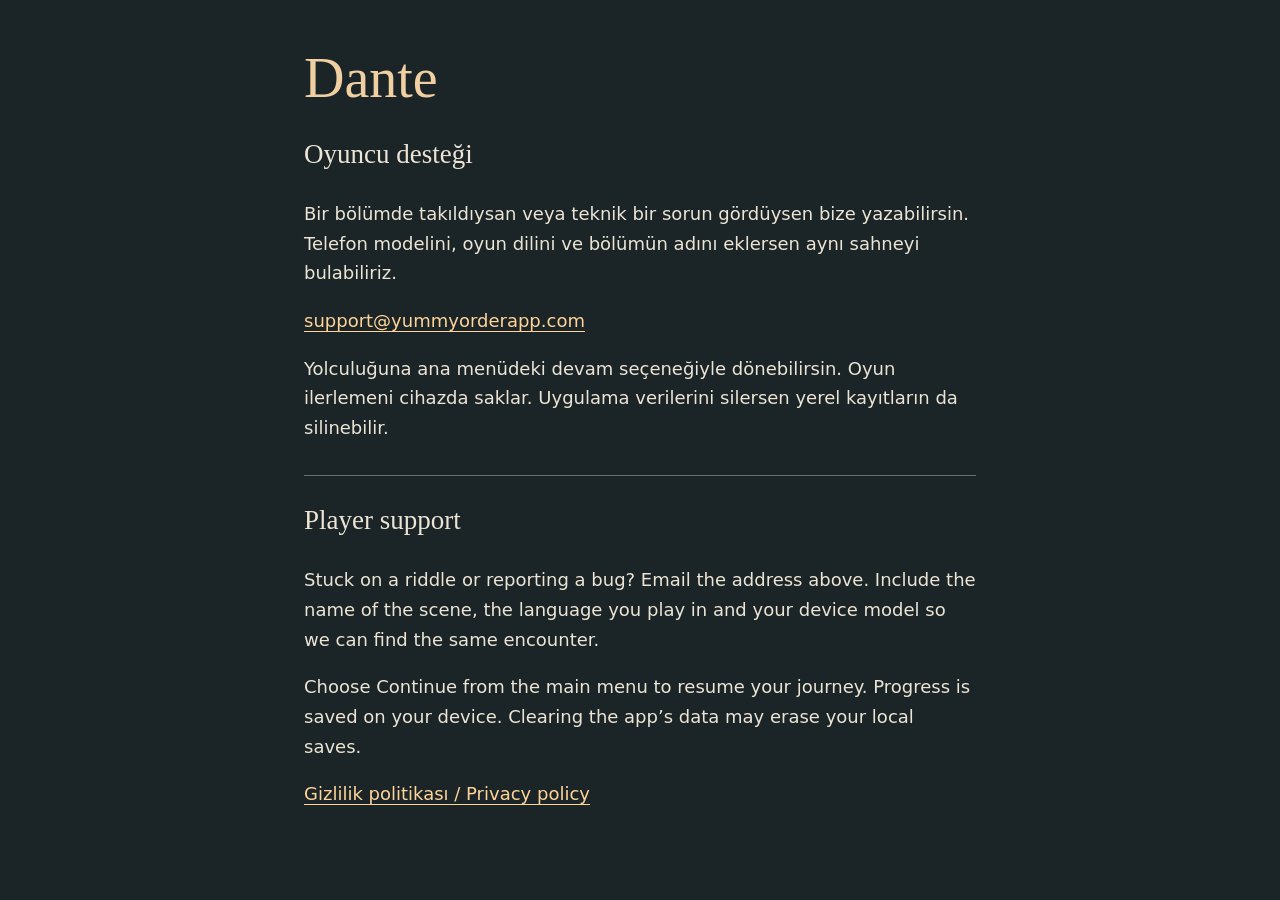
<file: index.html>
<!doctype html>
<html lang="tr"><meta charset="utf-8"><meta name="viewport" content="width=device-width, initial-scale=1">
<title>Dante · Oyuncu desteği / Player support</title><link rel="stylesheet" href="style.css">
<main><h1>Dante</h1><h2>Oyuncu desteği</h2>
<p>Bir bölümde takıldıysan veya teknik bir sorun gördüysen bize yazabilirsin. Telefon modelini, oyun dilini ve bölümün adını eklersen aynı sahneyi bulabiliriz.</p>
<p><a href="mailto:support@yummyorderapp.com">support@yummyorderapp.com</a></p>
<p>Yolculuğuna ana menüdeki devam seçeneğiyle dönebilirsin. Oyun ilerlemeni cihazda saklar. Uygulama verilerini silersen yerel kayıtların da silinebilir.</p>
<section lang="en"><h2>Player support</h2><p>Stuck on a riddle or reporting a bug? Email the address above. Include the name of the scene, the language you play in and your device model so we can find the same encounter.</p>
<p>Choose Continue from the main menu to resume your journey. Progress is saved on your device. Clearing the app’s data may erase your local saves.</p></section>
<p><a href="privacy.html">Gizlilik politikası / Privacy policy</a></p></main></html>
</file>
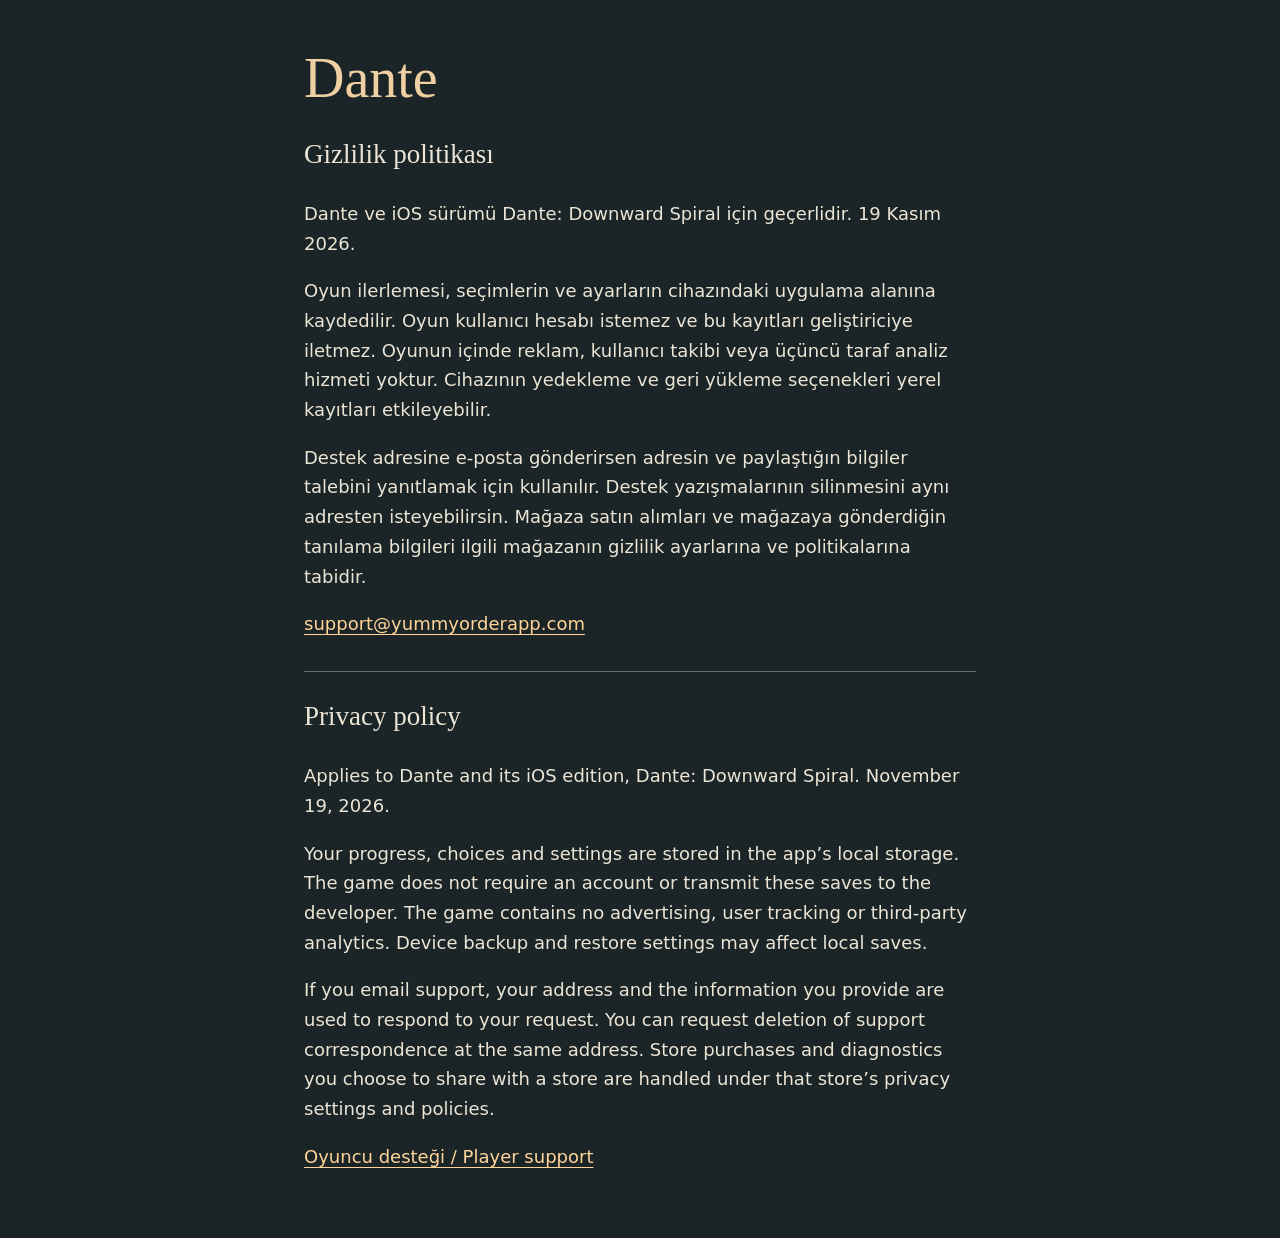
<file: privacy.html>
<!doctype html>
<html lang="tr"><meta charset="utf-8"><meta name="viewport" content="width=device-width, initial-scale=1">
<title>Dante · Gizlilik / Privacy</title><link rel="stylesheet" href="style.css">
<main><h1>Dante</h1><h2>Gizlilik politikası</h2><p>Dante ve iOS sürümü Dante: Downward Spiral için geçerlidir. 19 Kasım 2026.</p>
<p>Oyun ilerlemesi, seçimlerin ve ayarların cihazındaki uygulama alanına kaydedilir. Oyun kullanıcı hesabı istemez ve bu kayıtları geliştiriciye iletmez. Oyunun içinde reklam, kullanıcı takibi veya üçüncü taraf analiz hizmeti yoktur. Cihazının yedekleme ve geri yükleme seçenekleri yerel kayıtları etkileyebilir.</p>
<p>Destek adresine e-posta gönderirsen adresin ve paylaştığın bilgiler talebini yanıtlamak için kullanılır. Destek yazışmalarının silinmesini aynı adresten isteyebilirsin. Mağaza satın alımları ve mağazaya gönderdiğin tanılama bilgileri ilgili mağazanın gizlilik ayarlarına ve politikalarına tabidir.</p>
<p><a href="mailto:support@yummyorderapp.com">support@yummyorderapp.com</a></p>
<section lang="en"><h2>Privacy policy</h2><p>Applies to Dante and its iOS edition, Dante: Downward Spiral. November 19, 2026.</p>
<p>Your progress, choices and settings are stored in the app’s local storage. The game does not require an account or transmit these saves to the developer. The game contains no advertising, user tracking or third-party analytics. Device backup and restore settings may affect local saves.</p>
<p>If you email support, your address and the information you provide are used to respond to your request. You can request deletion of support correspondence at the same address. Store purchases and diagnostics you choose to share with a store are handled under that store’s privacy settings and policies.</p></section><p><a href="./">Oyuncu desteği / Player support</a></p></main></html>
</file>
<file: style.css>
html{color-scheme:dark}body{margin:0;background:#1b2426;color:#ece5d6;font:18px/1.65 system-ui,sans-serif}main{max-width:42rem;margin:auto;padding:3rem 1.5rem}h1,h2{font-family:Georgia,serif;font-weight:400}h1{font-size:3.5rem;line-height:1.1;margin:0;color:#f0d0a2}section{border-top:1px solid #69706b;margin-top:2rem}a{color:#ffd499;text-underline-offset:.2em}
</file>
